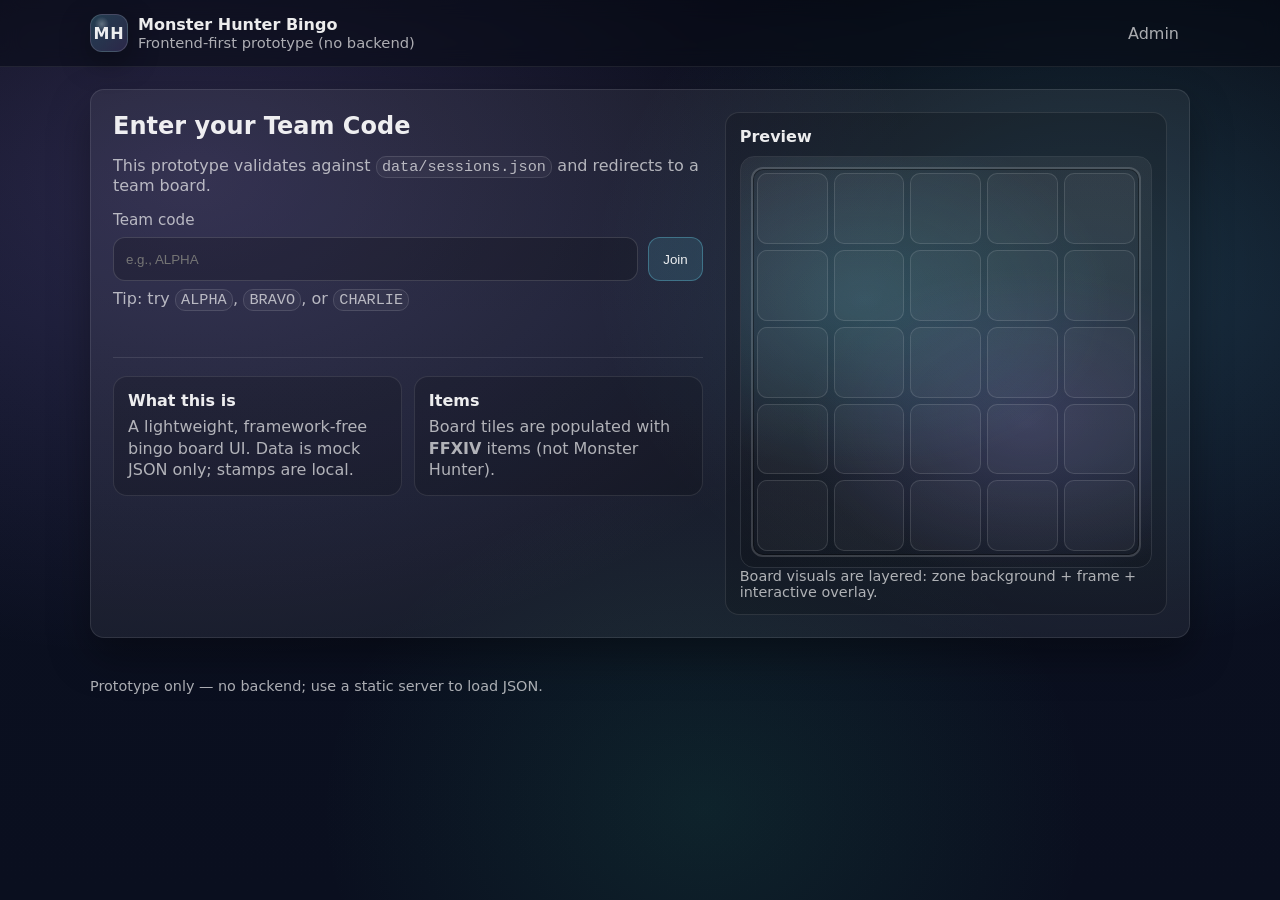
<file: WebApplication1/index.html>
﻿<!doctype html>
<html lang="en">
<head>
  <meta charset="utf-8" />
  <meta name="viewport" content="width=device-width,initial-scale=1" />
  <title>Monster Hunter Bingo — Prototype</title>
  <link rel="stylesheet" href="css/site.css" />
</head>
<body>
<header class="topbar">
  <div class="container topbar__inner">
    <div class="brand">
      <div class="brand__mark" aria-hidden="true">MH</div>
      <div class="brand__text">
        <div class="brand__title">Monster Hunter Bingo</div>
        <div class="brand__subtitle">Frontend-first prototype (no backend)</div>
      </div>
    </div>
    <nav class="topbar__nav">
      <a class="link" href="admin.html">Admin</a>
    </nav>
  </div>
</header>

<main class="container">
  <section class="card hero">
    <div class="hero__left">
      <h1 class="m0">Enter your Team Code</h1>
      <p class="muted">
        This prototype validates against <code>data/sessions.json</code> and redirects to a team board.
      </p>

      <form id="teamForm" class="form" autocomplete="off">
        <label class="label" for="teamCode">Team code</label>
        <div class="row">
          <input
            id="teamCode"
            name="teamCode"
            class="input"
            type="text"
            placeholder="e.g., ALPHA"
            inputmode="latin"
            maxlength="24"
            aria-describedby="teamHelp"
            required
          />
          <button class="btn btn--primary" type="submit">Join</button>
        </div>

        <div id="teamHelp" class="help muted">
          Tip: try <code>ALPHA</code>, <code>BRAVO</code>, or <code>CHARLIE</code>
        </div>

        <div id="formStatus" class="status" role="status" aria-live="polite"></div>
      </form>

      <div class="divider"></div>

      <div class="grid2">
        <div class="mini-card">
          <div class="mini-card__title">What this is</div>
          <div class="mini-card__body muted">
            A lightweight, framework-free bingo board UI. Data is mock JSON only; stamps are local.
          </div>
        </div>
        <div class="mini-card">
          <div class="mini-card__title">Items</div>
          <div class="mini-card__body muted">
            Board tiles are populated with <strong>FFXIV</strong> items (not Monster Hunter).
          </div>
        </div>
      </div>
    </div>

    <div class="hero__right">
      <div class="preview">
        <div class="preview__title">Preview</div>
        <div class="preview__box" aria-hidden="true">
          <div class="preview__bg"></div>
          <div class="preview__frame"></div>
          <div class="preview__grid">
            <div class="pcell"></div><div class="pcell"></div><div class="pcell"></div><div class="pcell"></div><div class="pcell"></div>
            <div class="pcell"></div><div class="pcell"></div><div class="pcell"></div><div class="pcell"></div><div class="pcell"></div>
            <div class="pcell"></div><div class="pcell"></div><div class="pcell"></div><div class="pcell"></div><div class="pcell"></div>
            <div class="pcell"></div><div class="pcell"></div><div class="pcell"></div><div class="pcell"></div><div class="pcell"></div>
            <div class="pcell"></div><div class="pcell"></div><div class="pcell"></div><div class="pcell"></div><div class="pcell"></div>
          </div>
        </div>
        <div class="muted small">
          Board visuals are layered: zone background + frame + interactive overlay.
        </div>
      </div>
    </div>
  </section>
</main>

<footer class="footer container">
  <div class="muted small">
    Prototype only — no backend; use a static server to load JSON.
  </div>
</footer>

<script src="js/app.js"></script>
</body>
</html>
</file>
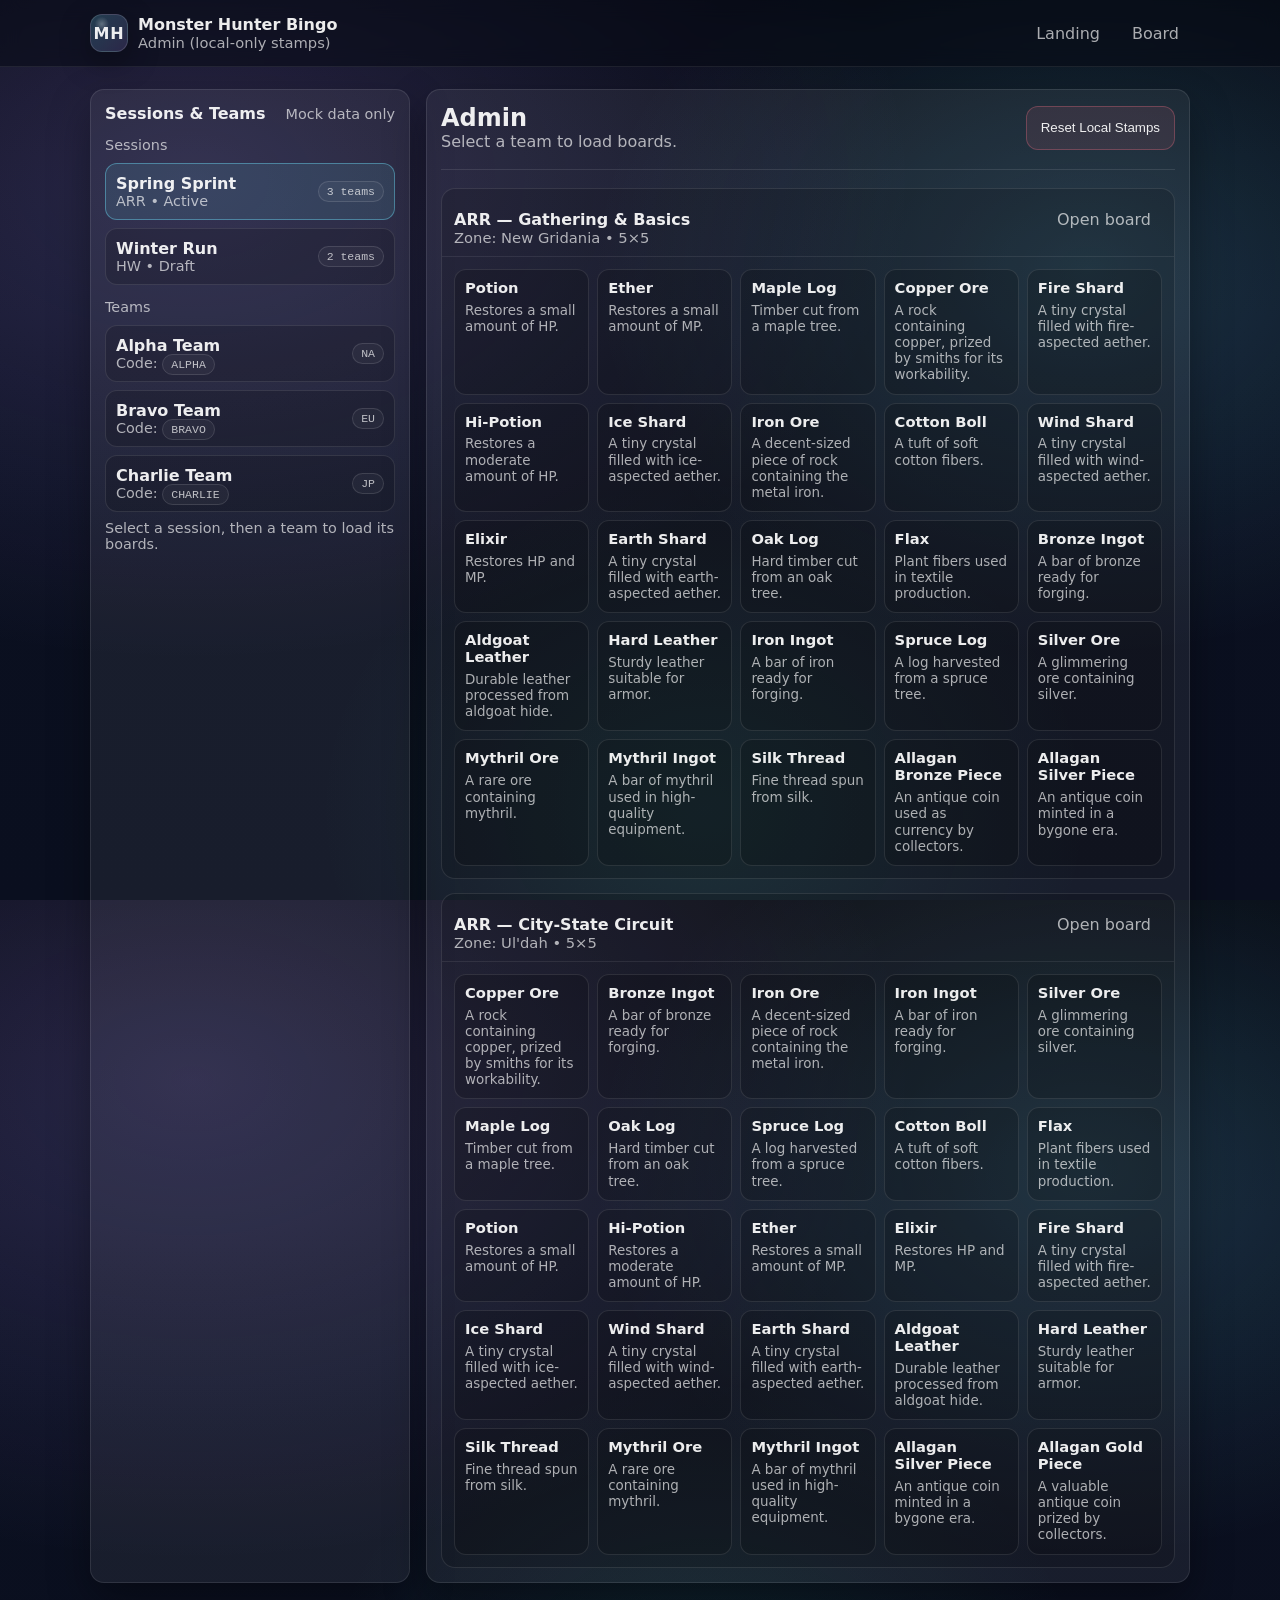
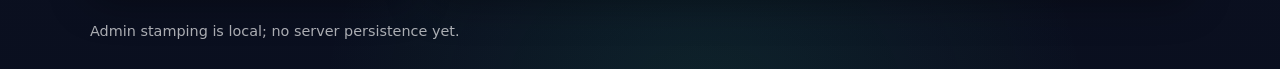
<file: WebApplication1/admin.html>
﻿<!doctype html>
<html lang="en">
<head>
  <meta charset="utf-8" />
  <meta name="viewport" content="width=device-width,initial-scale=1" />
  <title>Monster Hunter Bingo — Admin</title>
  <link rel="stylesheet" href="css/site.css" />
</head>
<body>
<header class="topbar">
  <div class="container topbar__inner">
    <div class="brand">
      <div class="brand__mark" aria-hidden="true">MH</div>
      <div class="brand__text">
        <div class="brand__title">Monster Hunter Bingo</div>
        <div class="brand__subtitle">Admin (local-only stamps)</div>
      </div>
    </div>

    <nav class="topbar__nav">
      <a class="link" href="index.html">Landing</a>
      <a class="link" href="board.html">Board</a>
    </nav>
  </div>
</header>

<main class="container admin">
  <aside class="admin-sidebar card">
    <div class="sidebar-head">
      <div class="sidebar-title">Sessions & Teams</div>
      <div class="muted small">Mock data only</div>
    </div>

    <div class="sidebar-section">
      <div class="label small">Sessions</div>
      <div id="sessionList" class="list" role="listbox" aria-label="Sessions"></div>
    </div>

    <div class="sidebar-section">
      <div class="label small">Teams</div>
      <div id="teamList" class="list" role="listbox" aria-label="Teams"></div>
      <div class="help muted small">
        Select a session, then a team to load its boards.
      </div>
    </div>
  </aside>

  <section class="admin-main card">
    <div class="admin-head">
      <div>
        <h1 id="adminTitle" class="m0">Admin</h1>
        <div id="adminMeta" class="muted">Loading…</div>
      </div>
      <div class="admin-actions">
        <button id="resetLocalBtn" class="btn btn--danger" type="button">Reset Local Stamps</button>
      </div>
    </div>

    <div class="divider"></div>

    <div id="boardsPane" class="boards-pane">
      <div class="empty-state muted">
        Choose a session and team to view their boards.
      </div>
    </div>
  </section>
</main>

<footer class="footer container">
  <div class="muted small">
    Admin stamping is local; no server persistence yet.
  </div>
</footer>

<script src="js/app.js"></script>
<script src="js/admin.js"></script>
</body>
</html>
</file>
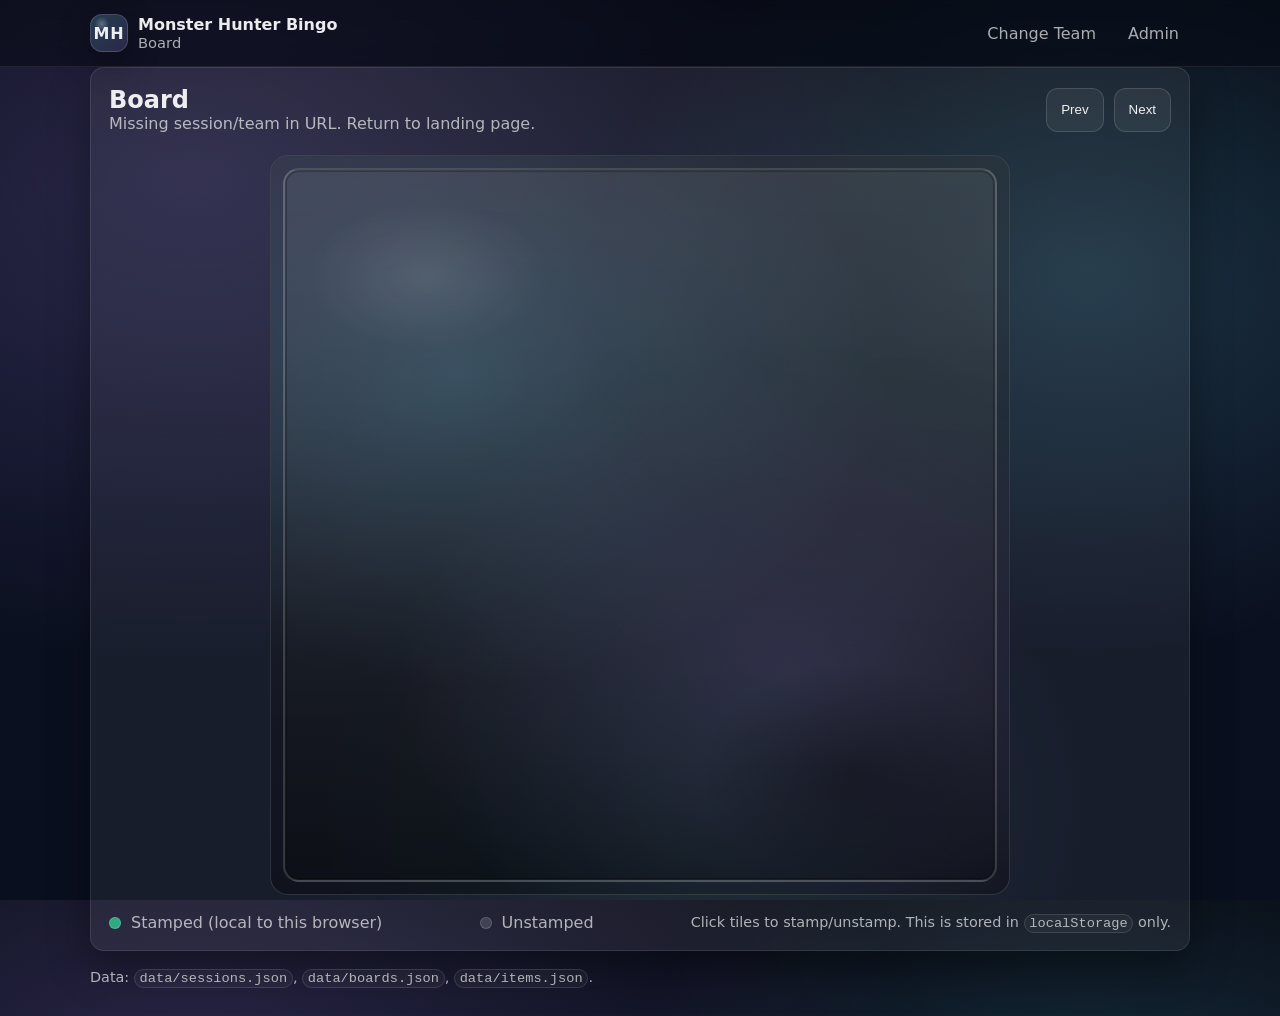
<file: WebApplication1/board.html>
﻿<!doctype html>
<html lang="en">
<head>
  <meta charset="utf-8" />
  <meta name="viewport" content="width=device-width,initial-scale=1" />
  <title>Monster Hunter Bingo — Board</title>
  <link rel="stylesheet" href="css/site.css" />
</head>
<body>
<header class="topbar">
  <div class="container topbar__inner">
    <div class="brand">
      <div class="brand__mark" aria-hidden="true">MH</div>
      <div class="brand__text">
        <div class="brand__title">Monster Hunter Bingo</div>
        <div id="boardSubtitle" class="brand__subtitle">Board</div>
      </div>
    </div>

    <nav class="topbar__nav">
      <a class="link" href="index.html">Change Team</a>
      <a class="link" href="admin.html">Admin</a>
    </nav>
  </div>
</header>

<main class="container">
  <section class="card">
    <div class="board-head">
      <div>
        <h1 id="boardTitle" class="m0">Team Board</h1>
        <div id="boardMeta" class="muted">Loading…</div>
      </div>

      <div class="board-actions">
        <button id="prevBoardBtn" class="btn" type="button">Prev</button>
        <button id="nextBoardBtn" class="btn" type="button">Next</button>
      </div>
    </div>

    <div id="boardStage" class="board-stage" aria-label="Bingo board">
      <!-- Background layer -->
      <div id="zoneBg" class="board-bg" aria-hidden="true"></div>

      <!-- Frame layer (static “image” simulated by CSS) -->
      <div class="board-frame" aria-hidden="true"></div>

      <!-- Overlay: grid tiles -->
      <div id="boardGrid" class="board-grid" role="grid" aria-label="Board tiles"></div>
    </div>

    <div class="board-legend">
      <div class="legend">
        <span class="legend__dot legend__dot--stamped" aria-hidden="true"></span>
        <span class="muted">Stamped (local to this browser)</span>
      </div>
      <div class="legend">
        <span class="legend__dot legend__dot--unstamped" aria-hidden="true"></span>
        <span class="muted">Unstamped</span>
      </div>
      <div class="muted small">
        Click tiles to stamp/unstamp. This is stored in <code>localStorage</code> only.
      </div>
    </div>
  </section>
</main>

<footer class="footer container">
  <div class="muted small">
    Data: <code>data/sessions.json</code>, <code>data/boards.json</code>, <code>data/items.json</code>.
  </div>
</footer>

<script src="js/app.js"></script>
</body>
</html>
</file>
<file: WebApplication1/css/site.css>
﻿:root{
  --bg: #0b1020;
  --panel: rgba(255,255,255,.06);
  --panel2: rgba(255,255,255,.08);
  --border: rgba(255,255,255,.12);
  --text: rgba(255,255,255,.92);
  --muted: rgba(255,255,255,.66);
  --muted2: rgba(255,255,255,.52);
  --accent: #6ee7ff;
  --accent2: #a78bfa;
  --good: #34d399;
  --bad: #fb7185;

  --radius: 14px;
  --shadow: 0 18px 40px rgba(0,0,0,.35);
  --mono: ui-monospace, SFMono-Regular, Menlo, Monaco, Consolas, "Liberation Mono", "Courier New", monospace;
  --sans: ui-sans-serif, system-ui, -apple-system, Segoe UI, Roboto, "Helvetica Neue", Arial, "Noto Sans", "Liberation Sans", sans-serif;

  --boardSize: min(78vw, 740px);
  --gridSize: 5;
}

*{ box-sizing: border-box; }
html,body{ height: 100%; }
body{
  margin:0;
  font-family: var(--sans);
  color: var(--text);
  background:
    radial-gradient(1200px 800px at 15% 20%, rgba(167,139,250,.20), transparent 60%),
    radial-gradient(900px 700px at 85% 30%, rgba(110,231,255,.16), transparent 55%),
    radial-gradient(700px 600px at 55% 90%, rgba(52,211,153,.10), transparent 55%),
    linear-gradient(180deg, #070a14, #0b1020 35%, #0a0f1f);
}

a{ color: inherit; }
code{
  font-family: var(--mono);
  font-size: .95em;
  padding: .08em .35em;
  border: 1px solid var(--border);
  border-radius: 10px;
  background: rgba(255,255,255,.04);
}

.container{
  width: min(1100px, calc(100% - 32px));
  margin: 0 auto;
}

.topbar{
  position: sticky;
  top: 0;
  z-index: 20;
  backdrop-filter: blur(10px);
  background: rgba(7,10,20,.55);
  border-bottom: 1px solid rgba(255,255,255,.08);
}
.topbar__inner{
  display:flex;
  align-items:center;
  justify-content: space-between;
  padding: 14px 0;
  gap: 18px;
}
.topbar__nav{
  display:flex;
  gap: 10px;
  align-items: center;
  flex-wrap: wrap;
}
.link{
  text-decoration:none;
  color: var(--muted);
  padding: 8px 10px;
  border-radius: 10px;
  border: 1px solid transparent;
}
.link:hover{
  color: var(--text);
  border-color: rgba(255,255,255,.10);
  background: rgba(255,255,255,.04);
}

.brand{
  display:flex;
  align-items:center;
  gap: 10px;
  min-width: 240px;
}
.brand__mark{
  width: 38px;
  height: 38px;
  border-radius: 12px;
  display:grid;
  place-items:center;
  font-weight: 800;
  letter-spacing: .06em;
  color: rgba(255,255,255,.92);
  background:
    radial-gradient(12px 12px at 30% 25%, rgba(255,255,255,.28), transparent 60%),
    linear-gradient(135deg, rgba(110,231,255,.22), rgba(167,139,250,.18));
  border: 1px solid rgba(255,255,255,.14);
  box-shadow: 0 10px 30px rgba(0,0,0,.35);
}
.brand__title{ font-weight: 800; }
.brand__subtitle{ color: var(--muted); font-size: .92rem; }

.card{
  background: var(--panel);
  border: 1px solid rgba(255,255,255,.10);
  border-radius: var(--radius);
  box-shadow: var(--shadow);
}

.hero{
  margin: 22px 0;
  padding: 22px;
  display:grid;
  grid-template-columns: 1.2fr .9fr;
  gap: 22px;
}
@media (max-width: 900px){
  .hero{ grid-template-columns: 1fr; }
}

.form{ margin-top: 14px; }
.label{ display:block; margin-bottom: 8px; color: var(--muted); font-size: .95rem; }
.row{ display:flex; gap: 10px; align-items: center; }
.input{
  flex: 1;
  height: 44px;
  padding: 0 12px;
  border-radius: 12px;
  border: 1px solid rgba(255,255,255,.14);
  background: rgba(0,0,0,.20);
  color: var(--text);
  outline: none;
}
.input:focus{
  border-color: rgba(110,231,255,.45);
  box-shadow: 0 0 0 4px rgba(110,231,255,.10);
}
.help{ margin-top: 8px; }
.status{
  margin-top: 10px;
  min-height: 20px;
  color: var(--muted);
}
.status--ok{ color: rgba(52,211,153,.92); }
.status--bad{ color: rgba(251,113,133,.92); }

.btn{
  height: 44px;
  padding: 0 14px;
  border-radius: 12px;
  border: 1px solid rgba(255,255,255,.14);
  background: rgba(255,255,255,.06);
  color: var(--text);
  cursor: pointer;
}
.btn:hover{
  background: rgba(255,255,255,.10);
}
.btn:active{
  transform: translateY(1px);
}
.btn--primary{
  border-color: rgba(110,231,255,.30);
  background: rgba(110,231,255,.12);
}
.btn--danger{
  border-color: rgba(251,113,133,.30);
  background: rgba(251,113,133,.10);
  color: rgba(255,255,255,.92);
}
.small{ font-size: .9rem; }
.m0{ margin: 0; }
.muted{ color: var(--muted); }
.divider{
  height: 1px;
  background: rgba(255,255,255,.10);
  margin: 18px 0;
}
.grid2{
  display:grid;
  grid-template-columns: 1fr 1fr;
  gap: 12px;
}
@media (max-width: 700px){
  .grid2{ grid-template-columns: 1fr; }
}
.mini-card{
  padding: 14px;
  border: 1px solid rgba(255,255,255,.10);
  border-radius: 14px;
  background: rgba(0,0,0,.16);
}
.mini-card__title{ font-weight: 700; margin-bottom: 6px; }
.mini-card__body{ line-height: 1.35; }

.preview{
  padding: 14px;
  border: 1px solid rgba(255,255,255,.10);
  border-radius: 14px;
  background: rgba(0,0,0,.16);
}
.preview__title{ font-weight: 700; margin-bottom: 10px; }
.preview__box{
  width: 100%;
  aspect-ratio: 1 / 1;
  position: relative;
  border-radius: 14px;
  overflow: hidden;
  border: 1px solid rgba(255,255,255,.10);
}
.preview__bg{
  position:absolute; inset:0;
  background:
    radial-gradient(400px 280px at 30% 35%, rgba(110,231,255,.18), transparent 62%),
    radial-gradient(380px 260px at 70% 65%, rgba(167,139,250,.18), transparent 60%),
    linear-gradient(180deg, rgba(255,255,255,.06), rgba(0,0,0,.12));
}
.preview__frame{
  position:absolute; inset: 10px;
  border-radius: 12px;
  border: 2px solid rgba(255,255,255,.16);
  box-shadow: inset 0 0 0 1px rgba(0,0,0,.35);
}
.preview__grid{
  position:absolute; inset: 16px;
  display:grid;
  grid-template-columns: repeat(5, 1fr);
  grid-template-rows: repeat(5, 1fr);
  gap: 6px;
}
.pcell{
  border-radius: 10px;
  border: 1px solid rgba(255,255,255,.12);
  background: rgba(255,255,255,.04);
}

.footer{ padding: 18px 0 30px; }

/* Board */
.board-head{
  display:flex;
  align-items: center;
  justify-content: space-between;
  gap: 12px;
  padding: 18px 18px 10px;
}
.board-actions{ display:flex; gap: 10px; }

.board-stage{
  position: relative;
  width: var(--boardSize);
  max-width: 100%;
  margin: 12px auto 18px;
  aspect-ratio: 1 / 1;
  border-radius: 18px;
  overflow: hidden;
  border: 1px solid rgba(255,255,255,.12);
  background: rgba(0,0,0,.20);
}

.board-bg{
  position:absolute; inset:0;
  background:
    radial-gradient(700px 500px at 25% 30%, rgba(110,231,255,.18), transparent 62%),
    radial-gradient(650px 520px at 70% 70%, rgba(167,139,250,.18), transparent 60%),
    linear-gradient(180deg, rgba(255,255,255,.06), rgba(0,0,0,.18));
  filter: saturate(1.05);
}

/* Zone variants (set by JS with className) */
.board-bg.zone--gridania{
  background:
    radial-gradient(700px 500px at 25% 30%, rgba(52,211,153,.22), transparent 60%),
    radial-gradient(650px 520px at 70% 75%, rgba(110,231,255,.10), transparent 60%),
    linear-gradient(180deg, rgba(255,255,255,.04), rgba(0,0,0,.20));
}
.board-bg.zone--ul-dah{
  background:
    radial-gradient(700px 500px at 35% 30%, rgba(251,191,36,.18), transparent 60%),
    radial-gradient(650px 520px at 70% 75%, rgba(251,113,133,.10), transparent 60%),
    linear-gradient(180deg, rgba(255,255,255,.04), rgba(0,0,0,.22));
}
.board-bg.zone--limsa{
  background:
    radial-gradient(700px 500px at 30% 30%, rgba(110,231,255,.22), transparent 60%),
    radial-gradient(650px 520px at 70% 75%, rgba(59,130,246,.12), transparent 60%),
    linear-gradient(180deg, rgba(255,255,255,.04), rgba(0,0,0,.22));
}
.board-bg.zone--coerthas{
  background:
    radial-gradient(700px 500px at 30% 30%, rgba(226,232,240,.14), transparent 60%),
    radial-gradient(650px 520px at 70% 75%, rgba(110,231,255,.10), transparent 60%),
    linear-gradient(180deg, rgba(255,255,255,.04), rgba(0,0,0,.22));
}

.board-frame{
  position:absolute; inset: 12px;
  border-radius: 16px;
  /* “Static board frame image” simulated by layered CSS */
  background:
    linear-gradient(180deg, rgba(255,255,255,.08), rgba(0,0,0,.18)),
    radial-gradient(200px 120px at 20% 15%, rgba(255,255,255,.10), transparent 60%),
    radial-gradient(260px 180px at 80% 85%, rgba(0,0,0,.30), transparent 60%);
  border: 2px solid rgba(255,255,255,.16);
  box-shadow:
    inset 0 0 0 2px rgba(0,0,0,.25),
    inset 0 0 0 1px rgba(255,255,255,.06);
  pointer-events: none;
}

.board-grid{
  position:absolute;
  inset: 28px;
  display:grid;
  grid-template-columns: repeat(var(--gridSize), 1fr);
  grid-template-rows: repeat(var(--gridSize), 1fr);
  gap: 10px;
  padding: 6px;
}

.tile{
  position: relative;
  border-radius: 14px;
  border: 1px solid rgba(255,255,255,.12);
  background: rgba(0,0,0,.22);
  overflow: hidden;
  cursor: pointer;
  display:flex;
  flex-direction: column;
  min-width: 0;
}
.tile:hover{ border-color: rgba(110,231,255,.26); }
.tile:focus-visible{
  outline: none;
  box-shadow: 0 0 0 4px rgba(110,231,255,.14);
}

.tile__top{
  padding: 10px 10px 8px;
  display:flex;
  align-items: flex-start;
  justify-content: space-between;
  gap: 10px;
}
.tile__name{
  font-weight: 750;
  font-size: .95rem;
  line-height: 1.15;
  word-break: break-word;
}
.tile__tag{
  flex: 0 0 auto;
  font-family: var(--mono);
  font-size: .72rem;
  color: rgba(255,255,255,.72);
  border: 1px solid rgba(255,255,255,.12);
  border-radius: 999px;
  padding: 3px 8px;
  background: rgba(255,255,255,.04);
}

.tile__body{
  padding: 0 10px 10px;
  margin-top: auto;
  display:flex;
  align-items: flex-end;
  justify-content: space-between;
  gap: 10px;
}
.tile__desc{
  color: var(--muted);
  font-size: .86rem;
  line-height: 1.25;
  display: -webkit-box;
  -webkit-line-clamp: 3;
  -webkit-box-orient: vertical;
  overflow: hidden;
}
.tile__icon{
  width: 28px;
  height: 28px;
  border-radius: 10px;
  border: 1px solid rgba(255,255,255,.12);
  background:
    radial-gradient(12px 10px at 30% 30%, rgba(255,255,255,.18), transparent 65%),
    linear-gradient(135deg, rgba(110,231,255,.18), rgba(167,139,250,.14));
  flex: 0 0 auto;
}

/* stamped overlay */
.tile__stamp{
  position:absolute;
  inset: 0;
  opacity: 0;
  display:grid;
  place-items:center;
  pointer-events:none;
  transition: opacity .15s ease;
  background: rgba(0,0,0,.08);
}
.tile__stamp::before{
  content:"STAMPED";
  font-family: var(--mono);
  letter-spacing: .18em;
  font-weight: 900;
  color: rgba(52,211,153,.92);
  border: 2px solid rgba(52,211,153,.55);
  background: rgba(0,0,0,.25);
  padding: 8px 12px;
  border-radius: 12px;
  transform: rotate(-10deg);
  box-shadow: 0 10px 26px rgba(0,0,0,.35);
}
.tile.is-stamped .tile__stamp{ opacity: 1; }

.board-legend{
  display:flex;
  align-items:center;
  justify-content: space-between;
  gap: 12px;
  padding: 0 18px 18px;
  flex-wrap: wrap;
}
.legend{
  display:flex;
  align-items:center;
  gap: 10px;
}
.legend__dot{
  width: 12px; height: 12px;
  border-radius: 999px;
  border: 1px solid rgba(255,255,255,.16);
}
.legend__dot--stamped{ background: rgba(52,211,153,.75); }
.legend__dot--unstamped{ background: rgba(255,255,255,.14); }

/* Admin */
.admin{
  display:grid;
  grid-template-columns: 320px 1fr;
  gap: 16px;
  margin: 22px auto;
}
@media (max-width: 1000px){
  .admin{ grid-template-columns: 1fr; }
}

.admin-sidebar{ padding: 14px; }
.sidebar-head{ display:flex; align-items: baseline; justify-content: space-between; gap: 10px; }
.sidebar-title{ font-weight: 850; }
.sidebar-section{ margin-top: 14px; }

.list{
  display:flex;
  flex-direction: column;
  gap: 8px;
  margin-top: 10px;
}
.list-item{
  padding: 10px 10px;
  border-radius: 12px;
  border: 1px solid rgba(255,255,255,.10);
  background: rgba(0,0,0,.16);
  cursor: pointer;
  display:flex;
  align-items:center;
  justify-content: space-between;
  gap: 10px;
}
.list-item:hover{ border-color: rgba(110,231,255,.24); }
.list-item.is-active{
  border-color: rgba(110,231,255,.40);
  background: rgba(110,231,255,.10);
}
.badge{
  font-family: var(--mono);
  font-size: .72rem;
  color: rgba(255,255,255,.70);
  border: 1px solid rgba(255,255,255,.12);
  border-radius: 999px;
  padding: 3px 8px;
  background: rgba(255,255,255,.04);
}

.admin-main{ padding: 14px; }
.admin-head{
  display:flex;
  align-items: center;
  justify-content: space-between;
  gap: 12px;
}
.admin-actions{ display:flex; gap: 10px; align-items:center; flex-wrap: wrap; }

.boards-pane{
  display:flex;
  flex-direction: column;
  gap: 14px;
  margin-top: 14px;
}
.board-card{
  border: 1px solid rgba(255,255,255,.10);
  border-radius: 14px;
  background: rgba(0,0,0,.14);
  overflow: hidden;
}
.board-card__head{
  display:flex;
  justify-content: space-between;
  align-items: baseline;
  gap: 10px;
  padding: 12px 12px 10px;
  border-bottom: 1px solid rgba(255,255,255,.08);
}
.board-card__title{ font-weight: 800; }
.board-card__meta{ color: var(--muted); font-size: .92rem; }

.admin-grid{
  display:grid;
  grid-template-columns: repeat(5, 1fr);
  gap: 8px;
  padding: 12px;
}
@media (max-width: 680px){
  .admin-grid{ grid-template-columns: repeat(2, 1fr); }
}
.admin-tile{
  border-radius: 12px;
  border: 1px solid rgba(255,255,255,.10);
  background: rgba(0,0,0,.18);
  padding: 10px;
  cursor: pointer;
  position: relative;
  min-height: 74px;
}
.admin-tile:hover{ border-color: rgba(110,231,255,.24); }
.admin-tile__name{ font-weight: 750; font-size: .92rem; line-height: 1.15; }
.admin-tile__desc{ margin-top: 6px; color: var(--muted); font-size: .84rem; line-height: 1.2; }
.admin-tile.is-stamped{
  border-color: rgba(52,211,153,.35);
  background: rgba(52,211,153,.10);
}
.empty-state{
  padding: 18px;
  border: 1px dashed rgba(255,255,255,.18);
  border-radius: 14px;
  background: rgba(0,0,0,.10);
}
</file>
